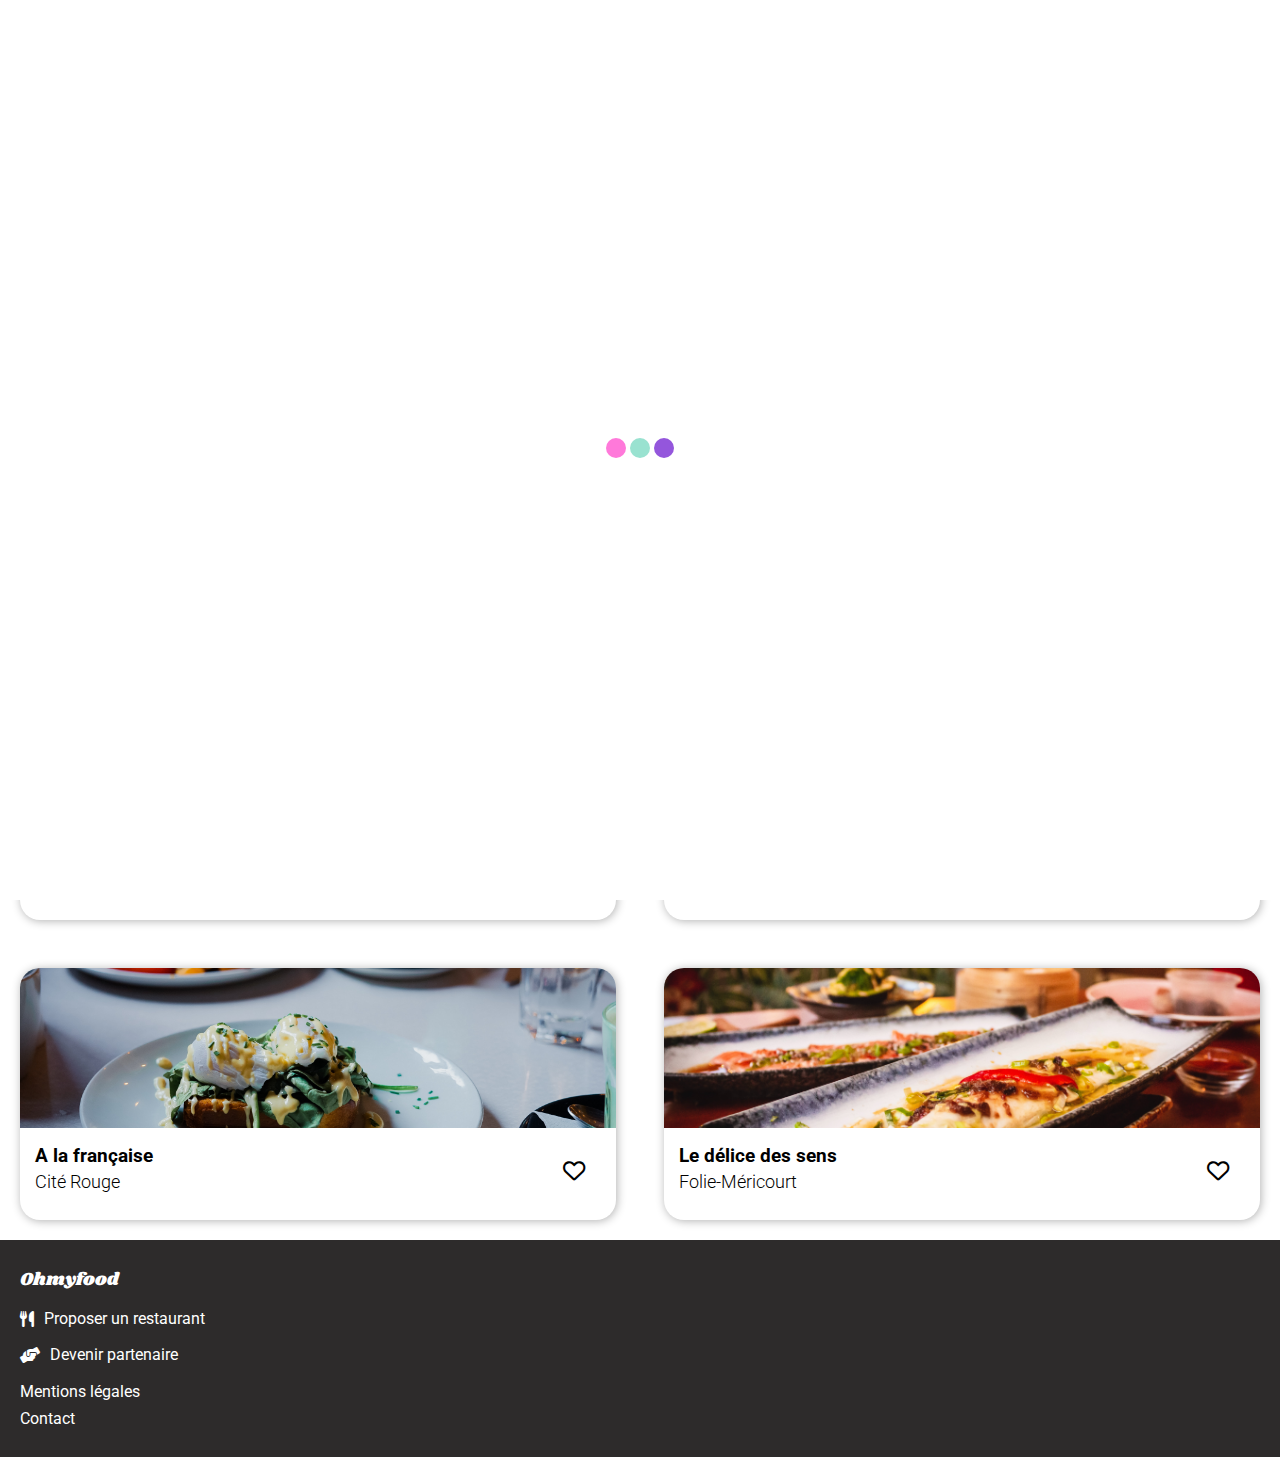
<file: index.html>
<!DOCTYPE html>
<html lang="fr">

<head>
  <meta charset="UTF-8" />
  <meta http-equiv="X-UA-Compatible" content="IE=edge" />
  <meta name="viewport" content="width=device-width, initial-scale=1.0" />
  <link rel="stylesheet" href="css/style.css" />
  <link rel="stylesheet" href="css/normalize.css" />
  <link rel="preconnect" href="https://fonts.googleapis.com" />
  <link rel="preconnect" href="https://fonts.gstatic.com" crossorigin />
  <link
    href="https://fonts.googleapis.com/css2?family=Open+Sans:wght@300&family=Roboto:wght@500&family=Shrikhand&display=swap"
    rel="stylesheet" />
  <link href="https://cdnjs.cloudflare.com/ajax/libs/font-awesome/6.0.0/css/all.min.css" rel="stylesheet" />
  <title>Ohmyfood</title>
</head>

<body>
  <div class="row">
    <div class="loader-object three-dots">
      <span class="color1"></span>
      <span class="color2"></span>
      <span class="color3"></span>
    </div>
  </div>
  <header>
    <h1>ohmyfood</h1>
  </header>
  <main class="marginmobile">
    <section class="firstsection">
      <i class="fas fa-map-marker-alt"></i>
      <h2>Paris, Belleville</h2>
    </section>
    <section class="secondsection">
      <h3>Réservez le menu qui vous convient</h3>
      <p>
        Découvrez des restaurants d'exception, séléctionnés par nos soins.
      </p>
      <button class="buttonsecondsection">Explorer nos restaurants</button>
    </section>
    <section class="thirdsection-operation">
      <h3>Fonctionnement</h3>
      <ol>
        <li>
          <span>1</span> <i class="fas fa-mobile-alt"></i>Choisissez un
          restaurant
        </li>
        <li>
          <span>2</span> <i class="fas fa-list-ul"></i>Composez votre menu
        </li>
        <li>
          <span>3</span> <i class="fas fa-store"></i>Dégustez au restaurant
        </li>
      </ol>
    </section>
    <section class="fourthsection-restaurant">
      <h3>Restaurants</h3>
      <div class="responsive-tablet-desktop">
        <div class="responsive-flex-child">
          <div class="card">
            <a href="card1.html" class="lien-menu">
              <img src="images/restaurants/jay-wennington-N_Y88TWmGwA-unsplash.jpg"
                alt="photo restaurant La palette du goût" class="photo-card" />
              <div class="text-icon-card">
                <span class="new-card">Nouveau</span>
                <div class="text-card">
                  <h4>La palette du goût</h4>
                  <h5>Ménilmontant</h5>
                </div>
                <div class="icon-card">
                  <div class="icon-empty">
                    <i class="fa-regular fa-heart"></i>
                  </div>
                  <div class="icon-solid">
                    <span class="icon-solid-none"><i class="fa-solid fa-heart"></i></span>
                  </div>
                </div>
              </div>
            </a>
          </div>
        </div>
        <div class="responsive-flex-child">
          <div class="card">
            <a href="card2.html" class="lien-menu">
              <img src="images/restaurants/stil-u2Lp8tXIcjw-unsplash.jpg" alt="photo restaurant La palette du goût"
                class="photo-card" />
              <div class="text-icon-card">
                <span class="new-card">Nouveau</span>
                <div class="text-card">
                  <h4>La note enchantée</h4>
                  <h5>Charonne</h5>
                </div>
                <div class="icon-card">
                  <div class="icon-empty">
                    <i class="fa-regular fa-heart"></i>
                  </div>
                  <div class="icon-solid">
                    <span class="icon-solid-none"><i class="fa-solid fa-heart"></i></span>
                  </div>
                </div>
              </div>
            </a>
          </div>
        </div>
        <div class="responsive-flex-child">
          <div class="card">
            <a href="card3.html" class="lien-menu">
              <img src="images/restaurants/toa-heftiba-DQKerTsQwi0-unsplash.jpg"
                alt="photo restaurant La palette du goût" class="photo-card" />
              <div class="text-icon-card">
                <div class="text-card">
                  <h4>A la française</h4>
                  <h5>Cité Rouge</h5>
                </div>
                <div class="icon-card">
                  <div class="icon-empty">
                    <i class="fa-regular fa-heart"></i>
                  </div>
                  <div class="icon-solid">
                    <span class="icon-solid-none"><i class="fa-solid fa-heart"></i></span>
                  </div>
                </div>
              </div>
            </a>
          </div>
        </div>
        <div class="responsive-flex-child">
          <div class="card">
            <a href="card4.html" class="lien-menu">
              <img src="images/restaurants/louis-hansel-shotsoflouis-qNBGVyOCY8Q-unsplash.jpg"
                alt="photo restaurant La palette du goût" class="photo-card" />
              <div class="text-icon-card">
                <div class="text-card">
                  <h4>Le délice des sens</h4>
                  <h5>Folie-Méricourt</h5>
                </div>
                <div class="icon-card">
                  <div class="icon-empty">
                    <i class="fa-regular fa-heart"></i>
                  </div>
                  <div class="icon-solid">
                    <span class="icon-solid-none"><i class="fa-solid fa-heart"></i></span>
                  </div>
                </div>
              </div>
            </a>
          </div>
        </div>
      </div>
    </section>
  </main>
  <footer class="footer">
    <h6>Ohmyfood</h6>
    <div class="utensils-helping height-footer">
      <i class="fas fa-utensils icon-footer"></i>
      <p class="footer-text">Proposer un restaurant</p>
    </div>
    <div class="utensils-helping height-footer">
      <i class="fas fa-hands-helping icon-footer"></i>
      <p class="footer-text">Devenir partenaire</p>
    </div>
    <p class="footer-text">Mentions légales</p>
    <p class="footer-text">
      <a class="footer-link" href="mailto:contact@ohmyfood.com">Contact</a>
    </p>
  </footer>
</body>

</html>
</file>
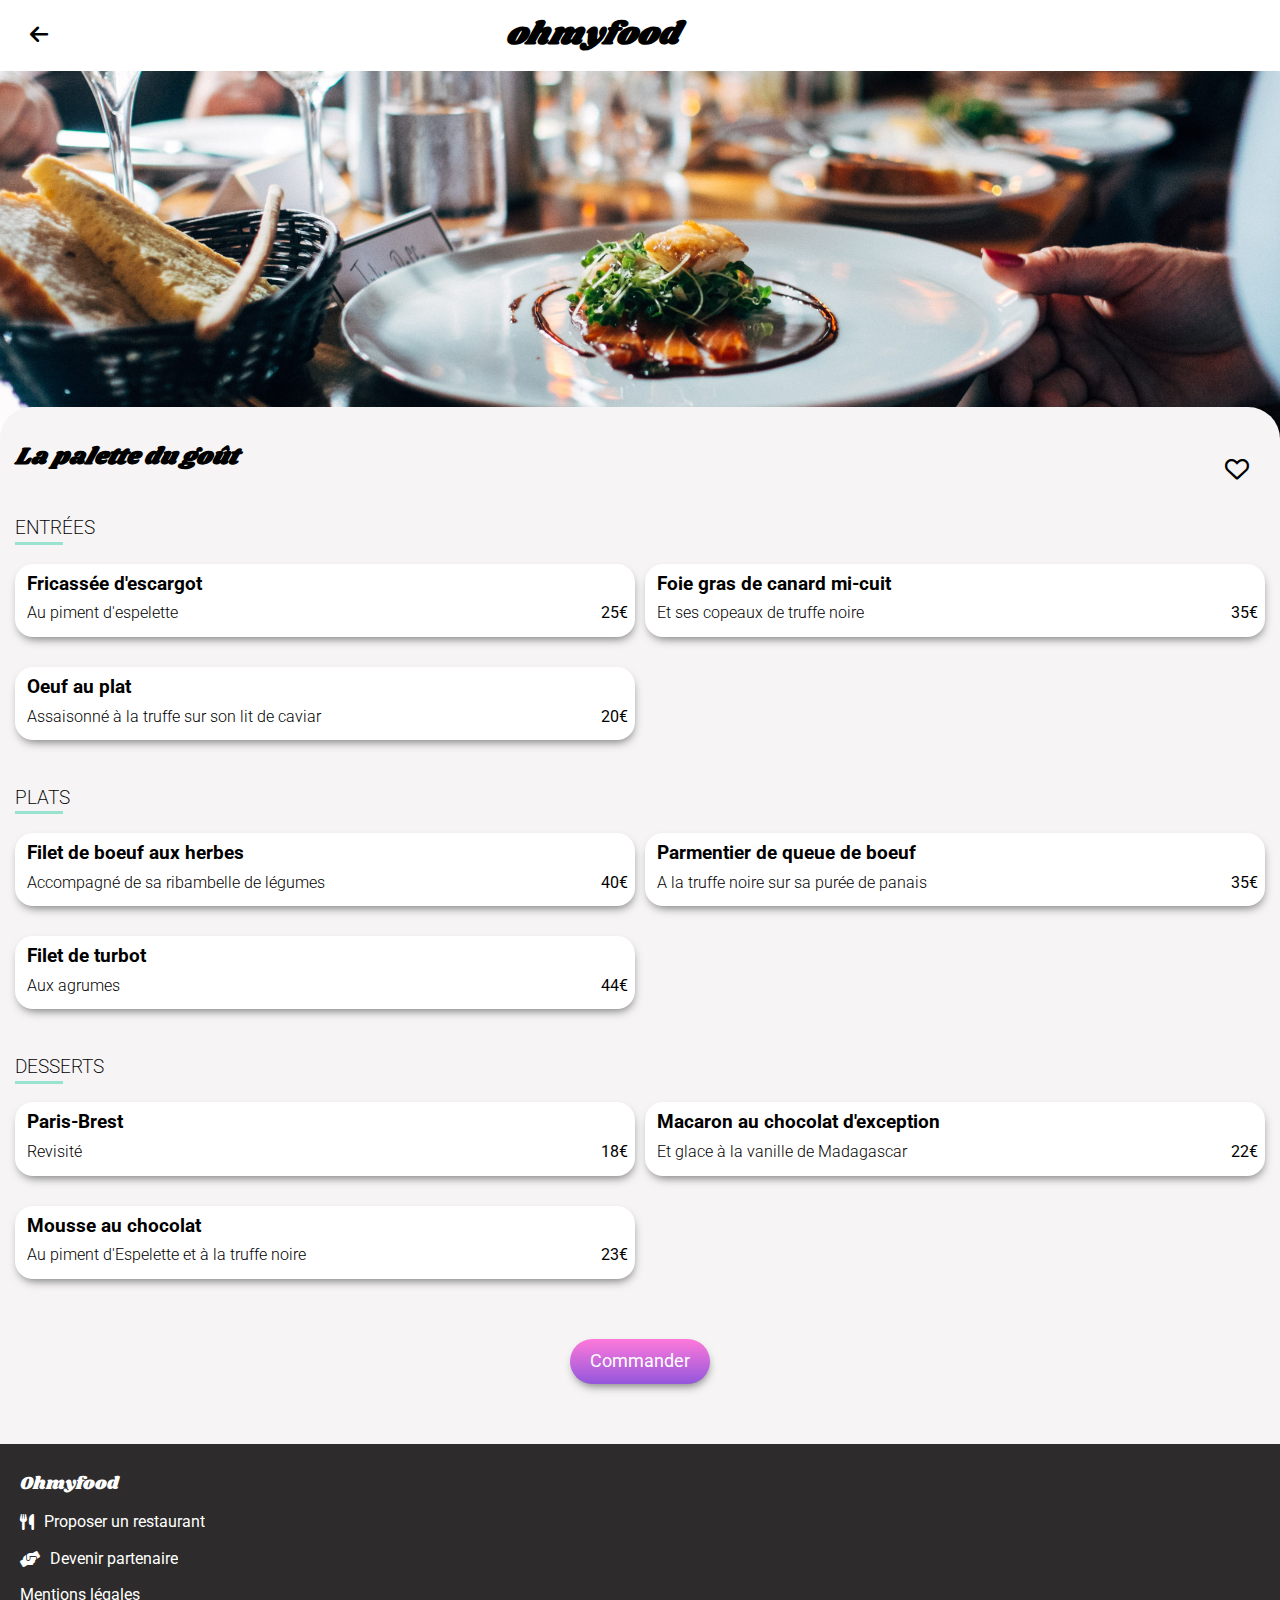
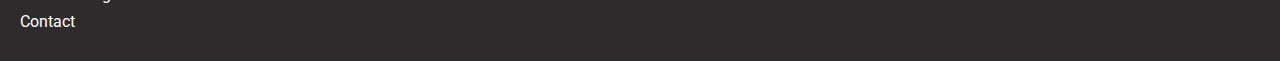
<file: card1.html>
<!DOCTYPE html>
<html lang="fr">

<head>
    <meta charset="UTF-8">
    <meta http-equiv="X-UA-Compatible" content="IE=edge">
    <meta name="viewport" content="width=device-width, initial-scale=1.0">
    <link rel="stylesheet" href="css/stylecard.css">
    <link rel="stylesheet" href="css/normalize.css">
    <link rel="preconnect" href="https://fonts.googleapis.com">
    <link rel="preconnect" href="https://fonts.gstatic.com" crossorigin>
    <link
        href="https://fonts.googleapis.com/css2?family=Open+Sans:wght@300&family=Roboto:wght@500&family=Shrikhand&display=swap"
        rel="stylesheet">
    <link href="https://cdnjs.cloudflare.com/ajax/libs/font-awesome/6.0.0/css/all.min.css" rel="stylesheet">
    <title>La palette du goût</title>
</head>

<body>
    <header>
        <nav class="nav">
            <a href="index.html">
                <i class="fas fa-arrow-left icon-nav"></i>
            </a>
            <h1>ohmyfood</h1>
        </nav>
    </header>
    <div class="full-screen-image">
        <img src="images/restaurants/jay-wennington-N_Y88TWmGwA-unsplash.jpg" alt="photo restaurant La palette du goût"
            class="photo-card">
    </div>
    <main>
        <div class="flexbox1-restau">
            <h2 class="flexbox-h2">La palette du goût</h2>
            <div class="icon-card">
                <div class="icon-empty">
                    <i class="fa-regular fa-heart"></i>
                </div>
                <div class="icon-solid">
                    <span class="icon-solid-none"><i class="fa-solid fa-heart"></i></span>
                </div>
            </div>

        </div>
        <div class="menu">
            <h3>ENTRéES</h3>
            <section class="sub-menu">
                <div class="boxshadow-menu menu1">
                    <div class="flexbox-title-menu">
                        <h4>Fricassée d'escargot</h4>
                        <p>Au piment d'espelette</p>
                    </div>
                    <div class="flexbox2-price">
                        <p><strong>25€</strong></p>
                    </div>
                    <div class="icon-check">
                        <i class="fas fa-check-circle class-circle"></i>
                    </div>
                </div>
                <div class="boxshadow-menu menu2">
                    <div class="flexbox-title-menu">
                        <h4>Foie gras de canard mi-cuit</h4>
                        <p>Et ses copeaux de truffe noire</p>
                    </div>
                    <div class="flexbox2-price">
                        <p><strong>35€</strong></p>
                    </div>
                    <div class="icon-check">
                        <i class="fas fa-check-circle"></i>
                    </div>
                </div>
                <div class="boxshadow-menu menu3">
                    <div class="flexbox-title-menu">
                        <h4>Oeuf au plat</h4>
                        <p>Assaisonné à la truffe sur son lit de caviar</p>
                    </div>
                    <div class="flexbox2-price">
                        <p><strong>20€</strong></p>
                    </div>
                    <div class="icon-check">
                        <i class="fas fa-check-circle"></i>
                    </div>
                </div>
            </section>
        </div>
        <div class="menu">
            <h3>PLATS</h3>
            <section class="sub-menu">
                <div class="boxshadow-menu menu1">
                    <div class="flexbox-title-menu">
                        <h4>Filet de boeuf aux herbes</h4>
                        <p>Accompagné de sa ribambelle de légumes</p>
                    </div>
                    <div class="flexbox2-price">
                        <p><strong>40€</strong></p>
                    </div>
                    <div class="icon-check">
                        <i class="fas fa-check-circle"></i>
                    </div>
                </div>
                <div class="boxshadow-menu menu2">
                    <div class="flexbox-title-menu">
                        <h4>Parmentier de queue de boeuf</h4>
                        <p>A la truffe noire sur sa purée de panais</p>
                    </div>
                    <div class="flexbox2-price">
                        <p><strong>35€</strong></p>
                    </div>
                    <div class="icon-check">
                        <i class="fas fa-check-circle"></i>
                    </div>
                </div>
                <div class="boxshadow-menu menu3">
                    <div class="flexbox-title-menu">
                        <h4>Filet de turbot</h4>
                        <p>Aux agrumes</p>
                    </div>
                    <div class="flexbox2-price">
                        <p><strong>44€</strong></p>
                    </div>
                    <div class="icon-check">
                        <i class="fas fa-check-circle"></i>
                    </div>
                </div>
            </section>
        </div>
        <div class="menu">
            <h3>DESSERTS</h3>
            <section class="sub-menu">
                <div class="boxshadow-menu menu1">
                    <div class="flexbox-title-menu">
                        <h4>Paris-Brest</h4>
                        <p>Revisité</p>
                    </div>
                    <div class="flexbox2-price">
                        <p><strong>18€</strong></p>
                    </div>
                    <div class="icon-check">
                        <i class="fas fa-check-circle"></i>
                    </div>
                </div>
                <div class="boxshadow-menu menu2">
                    <div class="flexbox-title-menu">
                        <h4>Macaron au chocolat d'exception</h4>
                        <p>Et glace à la vanille de Madagascar</p>
                    </div>
                    <div class="flexbox2-price">
                        <p><strong>22€</strong></p>
                    </div>
                    <div class="icon-check">
                        <i class="fas fa-check-circle"></i>
                    </div>
                </div>
                <div class="boxshadow-menu menu3">
                    <div class="flexbox-title-menu">
                        <h4>Mousse au chocolat</h4>
                        <p>Au piment d'Espelette et à la truffe noire</p>
                    </div>
                    <div class="flexbox2-price">
                        <p><strong>23€</strong></p>
                    </div>
                    <div class="icon-check">
                        <i class="fas fa-check-circle"></i>
                    </div>
                </div>
            </section>
        </div>
        <div class="button">
            <button class="buttonsecondsection">Commander</button>
        </div>
    </main>
    <footer class="footer">
        <h6>Ohmyfood</h6>
        <div class="utensils-helping height-footer">
            <i class="fas fa-utensils icon-footer"></i>
            <p class="footer-text">Proposer un restaurant</p>
        </div>
        <div class="utensils-helping height-footer">
            <i class="fas fa-hands-helping icon-footer"></i>
            <p class="footer-text">Devenir partenaire</p>
        </div>
        <p class="footer-text">Mentions légales</p>
        <p class="footer-text">
            <a class="footer-link" href="mailto:contact@ohmyfood.com">Contact</a>
        </p>
    </footer>
</body>

</html>
</file>
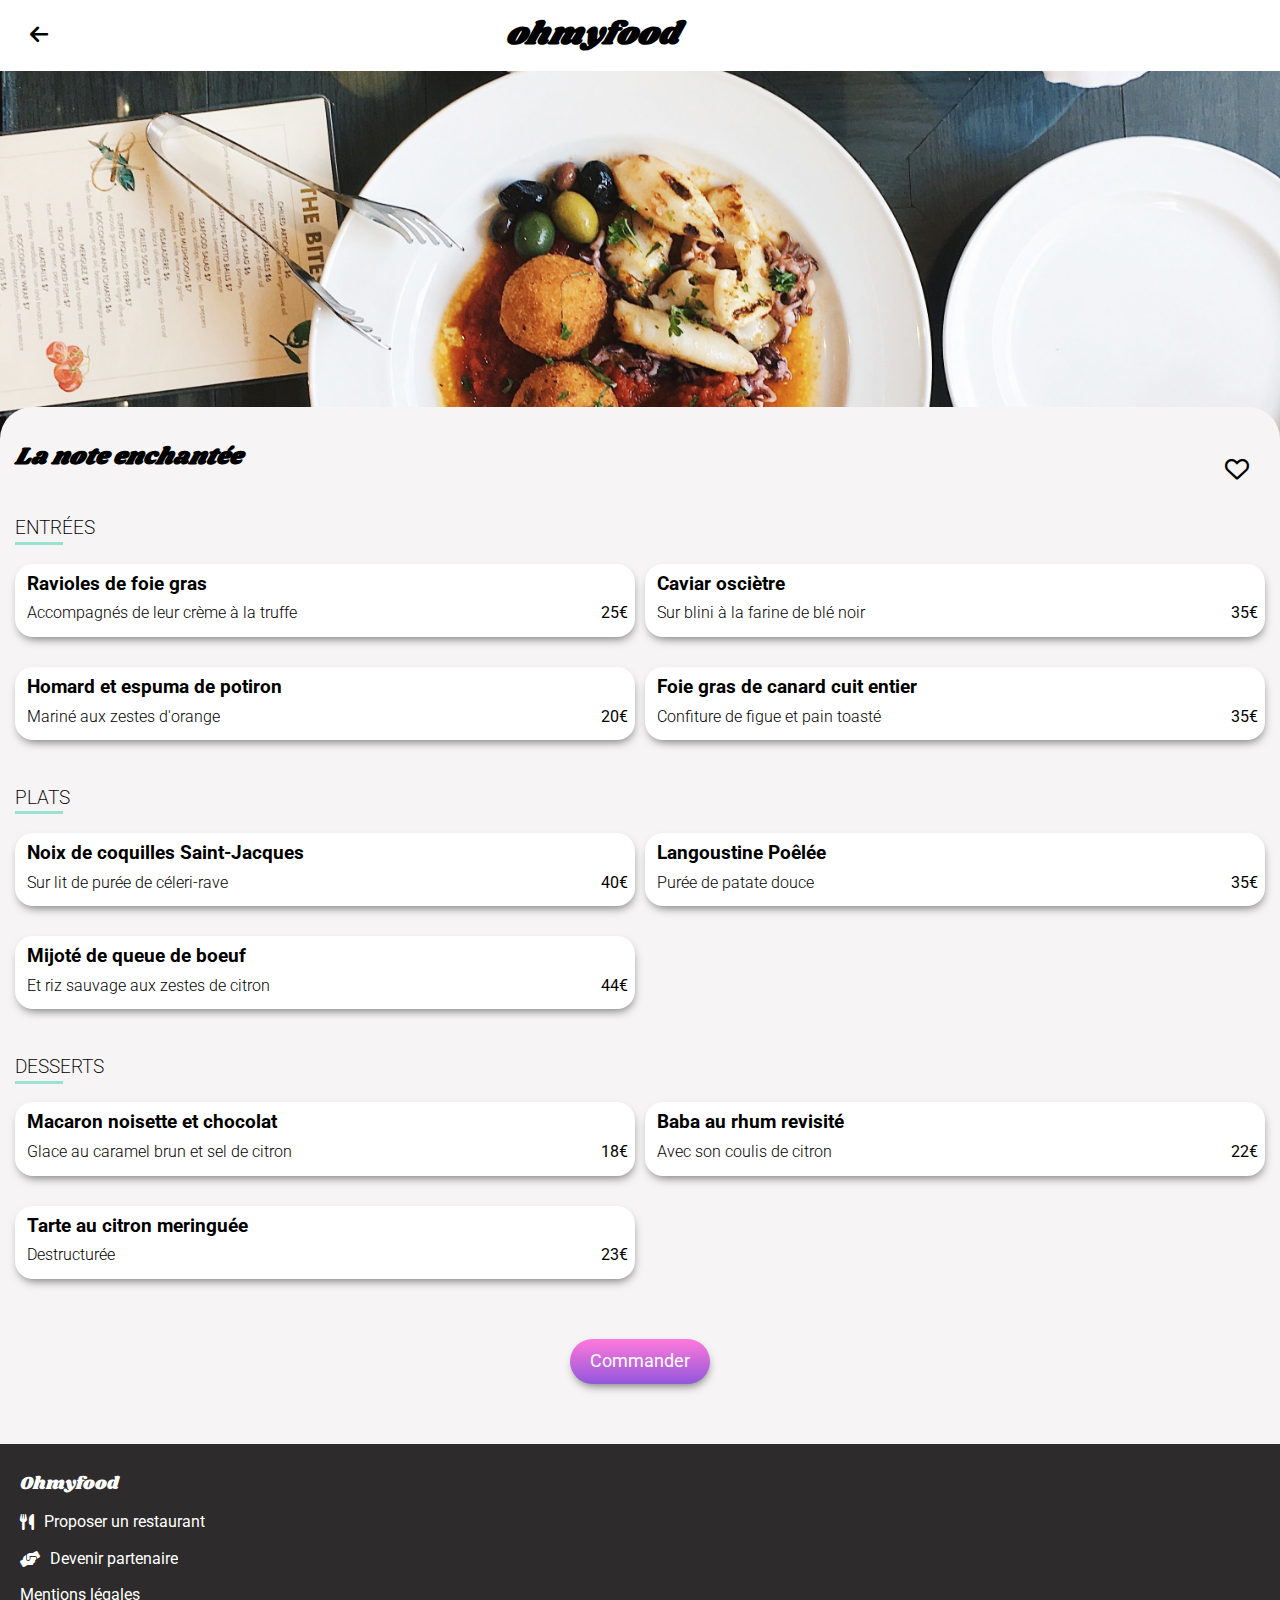
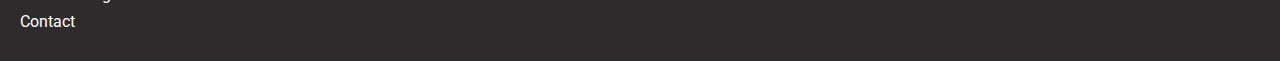
<file: card2.html>
<!DOCTYPE html>
<html lang="fr">

<head>
    <meta charset="UTF-8">
    <meta http-equiv="X-UA-Compatible" content="IE=edge">
    <meta name="viewport" content="width=device-width, initial-scale=1.0">
    <link rel="stylesheet" href="css/stylecard.css">
    <link rel="stylesheet" href="css/normalize.css">
    <link rel="preconnect" href="https://fonts.googleapis.com">
    <link rel="preconnect" href="https://fonts.gstatic.com" crossorigin>
    <link
        href="https://fonts.googleapis.com/css2?family=Open+Sans:wght@300&family=Roboto:wght@500&family=Shrikhand&display=swap"
        rel="stylesheet">
    <link href="https://cdnjs.cloudflare.com/ajax/libs/font-awesome/6.0.0/css/all.min.css" rel="stylesheet">
    <title>La note enchantée</title>
</head>

<body>
    <header>
        <nav class="nav">
            <a href="index.html">
                <i class="fas fa-arrow-left icon-nav"></i>
            </a>
            <h1>ohmyfood</h1>
        </nav>
    </header>
    <div class="full-screen-image">
        <img src="images/restaurants/stil-u2Lp8tXIcjw-unsplash.jpg
        " alt="photo restaurant La palette du goût" class="photo-card">
    </div>
    <main>
        <div class="flexbox1-restau">
            <h2 class="flexbox-h2">La note enchantée</h2>
            <div class="icon-card">
                <div class="icon-empty">
                    <i class="fa-regular fa-heart"></i>
                </div>
                <div class="icon-solid">
                    <span class="icon-solid-none"><i class="fa-solid fa-heart"></i></span>
                </div>
            </div>
        </div>
        <div class="menu">
            <h3>ENTRéES</h3>
            <section class="sub-menu">
                <div class="boxshadow-menu menu1">
                    <div class="flexbox-title-menu">
                        <h4>Ravioles de foie gras</h4>
                        <p>Accompagnés de leur crème à la truffe</p>
                    </div>
                    <div class="flexbox2-price">
                        <p><strong>25€</strong></p>
                    </div>
                    <div class="icon-check">
                        <i class="fas fa-check-circle class-circle"></i>
                    </div>
                </div>
                <div class="boxshadow-menu menu2">
                    <div class="flexbox-title-menu">
                        <h4>Caviar osciètre</h4>
                        <p>Sur blini à la farine de blé noir</p>
                    </div>
                    <div class="flexbox2-price">
                        <p><strong>35€</strong></p>
                    </div>
                    <div class="icon-check">
                        <i class="fas fa-check-circle"></i>
                    </div>
                </div>
                <div class="boxshadow-menu menu3">
                    <div class="flexbox-title-menu">
                        <h4>Homard et espuma de potiron </h4>
                        <p>Mariné aux zestes d'orange</p>
                    </div>
                    <div class="flexbox2-price">
                        <p><strong>20€</strong></p>
                    </div>
                    <div class="icon-check">
                        <i class="fas fa-check-circle"></i>
                    </div>
                </div>
                <div class="boxshadow-menu menu4">
                    <div class="flexbox-title-menu">
                        <h4>Foie gras de canard cuit entier</h4>
                        <p>Confiture de figue et pain toasté</p>
                    </div>
                    <div class="flexbox2-price">
                        <p><strong>35€</strong></p>
                    </div>
                    <div class="icon-check">
                        <i class="fas fa-check-circle"></i>
                    </div>
                </div>
            </section>
        </div>
        <div class="menu">
            <h3>PLATS</h3>
            <section class="sub-menu">
                <div class="boxshadow-menu menu1">
                    <div class="flexbox-title-menu">
                        <h4>Noix de coquilles Saint-Jacques</h4>
                        <p>Sur lit de purée de céleri-rave</p>
                    </div>
                    <div class="flexbox2-price">
                        <p><strong>40€</strong></p>
                    </div>
                    <div class="icon-check">
                        <i class="fas fa-check-circle"></i>
                    </div>
                </div>
                <div class="boxshadow-menu menu2">
                    <div class="flexbox-title-menu">
                        <h4>Langoustine Poêlée</h4>
                        <p>Purée de patate douce</p>
                    </div>
                    <div class="flexbox2-price">
                        <p><strong>35€</strong></p>
                    </div>
                    <div class="icon-check">
                        <i class="fas fa-check-circle"></i>
                    </div>
                </div>
                <div class="boxshadow-menu menu3">
                    <div class="flexbox-title-menu">
                        <h4>Mijoté de queue de boeuf</h4>
                        <p>Et riz sauvage aux zestes de citron</p>
                    </div>
                    <div class="flexbox2-price">
                        <p><strong>44€</strong></p>
                    </div>
                    <div class="icon-check">
                        <i class="fas fa-check-circle"></i>
                    </div>
                </div>
            </section>
        </div>
        <div class="menu">
            <h3>DESSERTS</h3>
            <section class="sub-menu">
                <div class="boxshadow-menu menu1">
                    <div class="flexbox-title-menu">
                        <h4>Macaron noisette et chocolat</h4>
                        <p>Glace au caramel brun et sel de citron</p>
                    </div>
                    <div class="flexbox2-price">
                        <p><strong>18€</strong></p>
                    </div>
                    <div class="icon-check">
                        <i class="fas fa-check-circle"></i>
                    </div>
                </div>
                <div class="boxshadow-menu menu2">
                    <div class="flexbox-title-menu">
                        <h4>Baba au rhum revisité</h4>
                        <p>Avec son coulis de citron</p>
                    </div>
                    <div class="flexbox2-price">
                        <p><strong>22€</strong></p>
                    </div>
                    <div class="icon-check">
                        <i class="fas fa-check-circle"></i>
                    </div>
                </div>
                <div class="boxshadow-menu menu3">
                    <div class="flexbox-title-menu">
                        <h4>Tarte au citron meringuée</h4>
                        <p>Destructurée</p>
                    </div>
                    <div class="flexbox2-price">
                        <p><strong>23€</strong></p>
                    </div>
                    <div class="icon-check">
                        <i class="fas fa-check-circle"></i>
                    </div>
                </div>
            </section>
        </div>
        <div class="button">
            <button class="buttonsecondsection">Commander</button>
        </div>
    </main>
    <footer class="footer">
        <h6>Ohmyfood</h6>
        <div class="utensils-helping height-footer">
            <i class="fas fa-utensils icon-footer"></i>
            <p class="footer-text">Proposer un restaurant</p>
        </div>
        <div class="utensils-helping height-footer">
            <i class="fas fa-hands-helping icon-footer"></i>
            <p class="footer-text">Devenir partenaire</p>
        </div>
        <p class="footer-text">Mentions légales</p>
        <p class="footer-text">
            <a class="footer-link" href="mailto:contact@ohmyfood.com">Contact</a>
        </p>
    </footer>
</body>

</html>
</file>
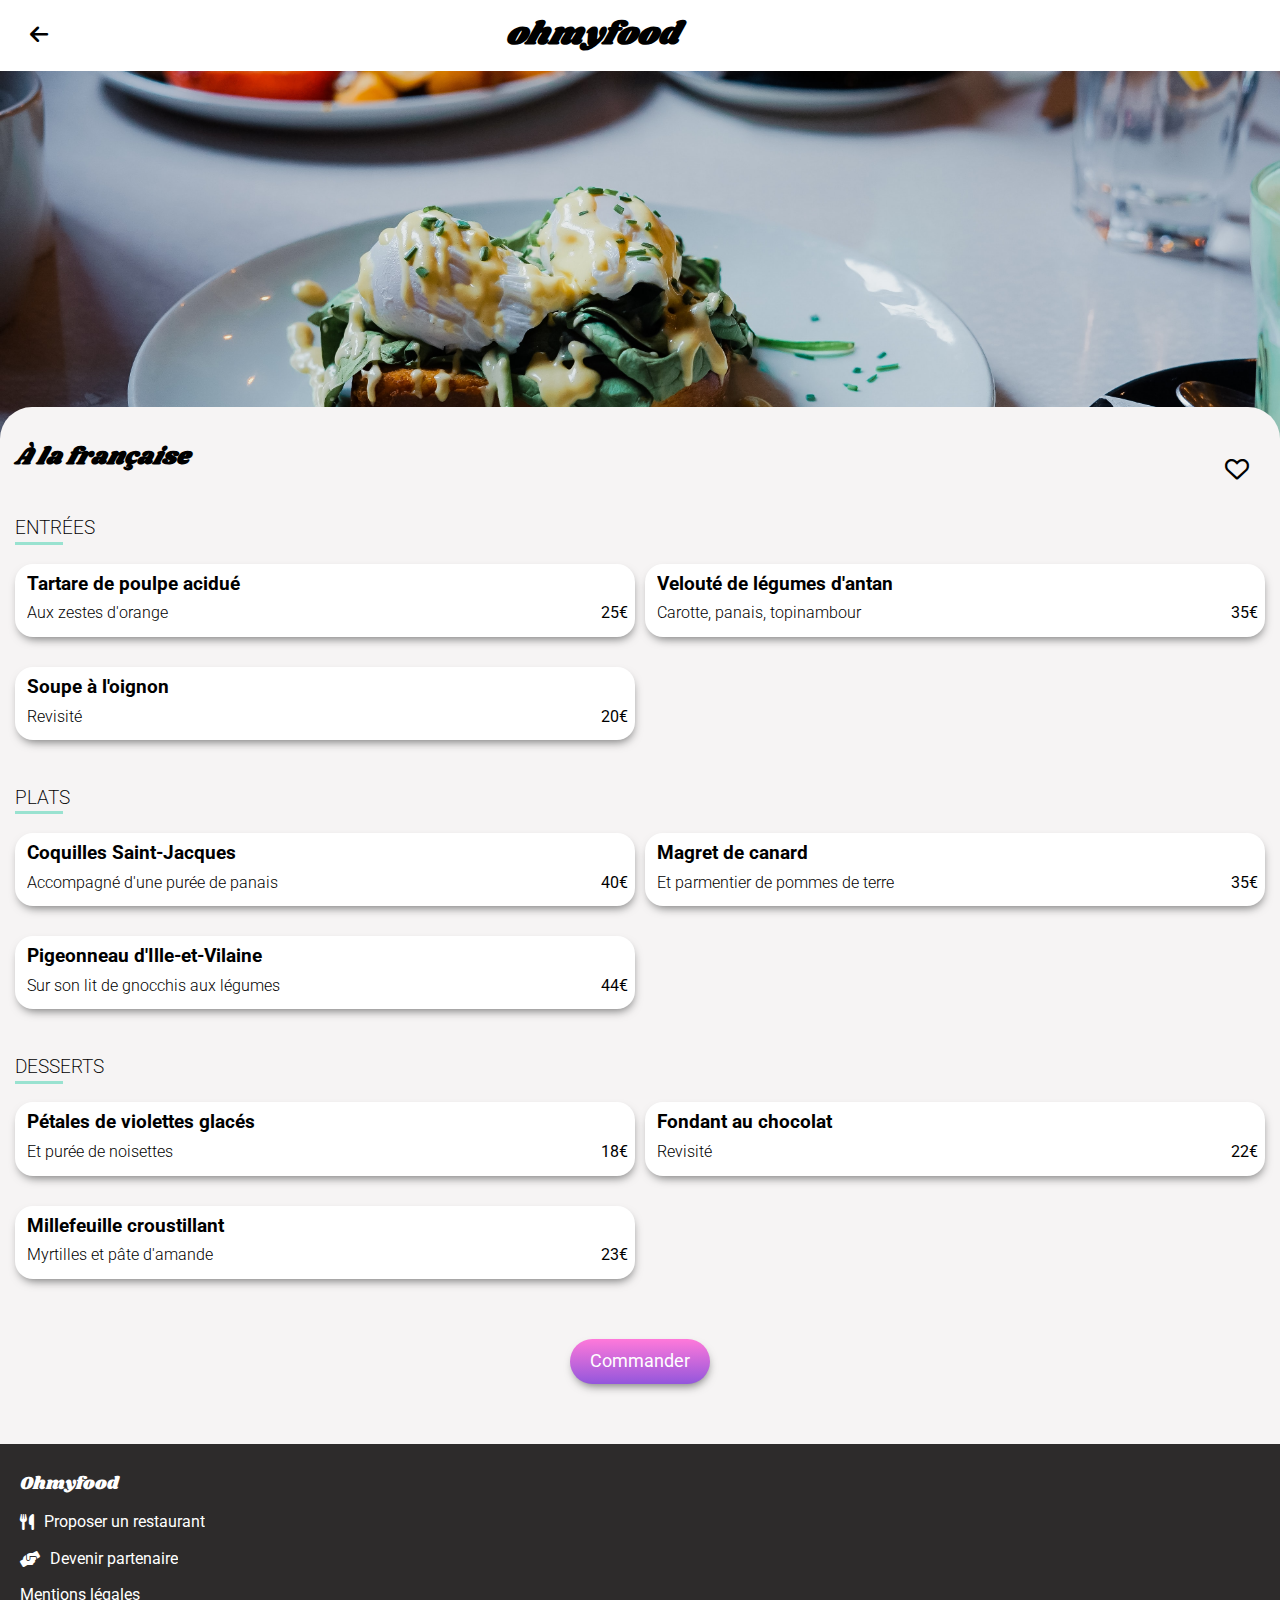
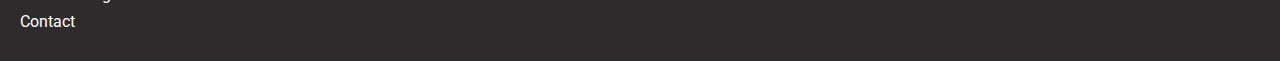
<file: card3.html>
<!DOCTYPE html>
<html lang="fr">

<head>
    <meta charset="UTF-8">
    <meta http-equiv="X-UA-Compatible" content="IE=edge">
    <meta name="viewport" content="width=device-width, initial-scale=1.0">
    <link rel="stylesheet" href="css/stylecard.css">
    <link rel="stylesheet" href="css/normalize.css">
    <link rel="preconnect" href="https://fonts.googleapis.com">
    <link rel="preconnect" href="https://fonts.gstatic.com" crossorigin>
    <link
        href="https://fonts.googleapis.com/css2?family=Open+Sans:wght@300&family=Roboto:wght@500&family=Shrikhand&display=swap"
        rel="stylesheet">
    <link href="https://cdnjs.cloudflare.com/ajax/libs/font-awesome/6.0.0/css/all.min.css" rel="stylesheet">
    <title>À la française</title>
</head>

<body>
    <header>
        <nav class="nav">
            <a href="index.html">
                <i class="fas fa-arrow-left icon-nav"></i>
            </a>
            <h1>ohmyfood</h1>
        </nav>
    </header>
    <div class="full-screen-image">
        <img src="images/restaurants/toa-heftiba-DQKerTsQwi0-unsplash.jpg" alt="photo restaurant La palette du goût"
            class="photo-card">
    </div>
    <main>
        <div class="flexbox1-restau">
            <h2 class="flexbox-h2">À la française</h2>
            <div class="icon-card">
                <div class="icon-empty">
                    <i class="fa-regular fa-heart"></i>
                </div>
                <div class="icon-solid">
                    <span class="icon-solid-none"><i class="fa-solid fa-heart"></i></span>
                </div>
            </div>
        </div>
        <div class="menu">
            <h3>ENTRéES</h3>
            <section class="sub-menu">
                <div class="boxshadow-menu menu1">
                    <div class="flexbox-title-menu">
                        <h4>Tartare de poulpe acidué</h4>
                        <p>Aux zestes d'orange</p>
                    </div>
                    <div class="flexbox2-price">
                        <p><strong>25€</strong></p>
                    </div>
                    <div class="icon-check">
                        <i class="fas fa-check-circle class-circle"></i>
                    </div>
                </div>
                <div class="boxshadow-menu menu2">
                    <div class="flexbox-title-menu">
                        <h4>Velouté de légumes d'antan</h4>
                        <p>Carotte, panais, topinambour</p>
                    </div>
                    <div class="flexbox2-price">
                        <p><strong>35€</strong></p>
                    </div>
                    <div class="icon-check">
                        <i class="fas fa-check-circle"></i>
                    </div>
                </div>
                <div class="boxshadow-menu menu3">
                    <div class="flexbox-title-menu">
                        <h4>Soupe à l'oignon</h4>
                        <p>Revisité</p>
                    </div>
                    <div class="flexbox2-price">
                        <p><strong>20€</strong></p>
                    </div>
                    <div class="icon-check">
                        <i class="fas fa-check-circle"></i>
                    </div>
                </div>
            </section>
        </div>
        <div class="menu">
            <h3>PLATS</h3>
            <section class="sub-menu">
                <div class="boxshadow-menu menu1">
                    <div class="flexbox-title-menu">
                        <h4>Coquilles Saint-Jacques</h4>
                        <p>Accompagné d'une purée de panais</p>
                    </div>
                    <div class="flexbox2-price">
                        <p><strong>40€</strong></p>
                    </div>
                    <div class="icon-check">
                        <i class="fas fa-check-circle"></i>
                    </div>
                </div>
                <div class="boxshadow-menu menu2">
                    <div class="flexbox-title-menu">
                        <h4>Magret de canard</h4>
                        <p>Et parmentier de pommes de terre</p>
                    </div>
                    <div class="flexbox2-price">
                        <p><strong>35€</strong></p>
                    </div>
                    <div class="icon-check">
                        <i class="fas fa-check-circle"></i>
                    </div>
                </div>
                <div class="boxshadow-menu menu3">
                    <div class="flexbox-title-menu">
                        <h4>Pigeonneau d'Ille-et-Vilaine</h4>
                        <p>Sur son lit de gnocchis aux légumes</p>
                    </div>
                    <div class="flexbox2-price">
                        <p><strong>44€</strong></p>
                    </div>
                    <div class="icon-check">
                        <i class="fas fa-check-circle"></i>
                    </div>
                </div>
            </section>
        </div>
        <div class="menu">
            <h3>DESSERTS</h3>
            <section class="sub-menu">

                <div class="boxshadow-menu menu1">
                    <div class="flexbox-title-menu">
                        <h4>Pétales de violettes glacés</h4>
                        <p>Et purée de noisettes</p>
                    </div>
                    <div class="flexbox2-price">
                        <p><strong>18€</strong></p>
                    </div>
                    <div class="icon-check">
                        <i class="fas fa-check-circle"></i>
                    </div>
                </div>
                <div class="boxshadow-menu menu2">
                    <div class="flexbox-title-menu">
                        <h4>Fondant au chocolat</h4>
                        <p>Revisité</p>
                    </div>
                    <div class="flexbox2-price">
                        <p><strong>22€</strong></p>
                    </div>
                    <div class="icon-check">
                        <i class="fas fa-check-circle"></i>
                    </div>
                </div>
                <div class="boxshadow-menu menu3">
                    <div class="flexbox-title-menu">
                        <h4>Millefeuille croustillant</h4>
                        <p>Myrtilles et pâte d'amande</p>
                    </div>
                    <div class="flexbox2-price">
                        <p><strong>23€</strong></p>
                    </div>
                    <div class="icon-check">
                        <i class="fas fa-check-circle"></i>
                    </div>
                </div>
            </section>
        </div>
        <div class="button">
            <button class="buttonsecondsection">Commander</button>
        </div>
    </main>
    <footer class="footer">
        <h6>Ohmyfood</h6>
        <div class="utensils-helping height-footer">
            <i class="fas fa-utensils icon-footer"></i>
            <p class="footer-text">Proposer un restaurant</p>
        </div>
        <div class="utensils-helping height-footer">
            <i class="fas fa-hands-helping icon-footer"></i>
            <p class="footer-text">Devenir partenaire</p>
        </div>
        <p class="footer-text">Mentions légales</p>
        <p class="footer-text">
            <a class="footer-link" href="mailto:contact@ohmyfood.com">Contact</a>
        </p>
    </footer>
</body>

</html>
</file>
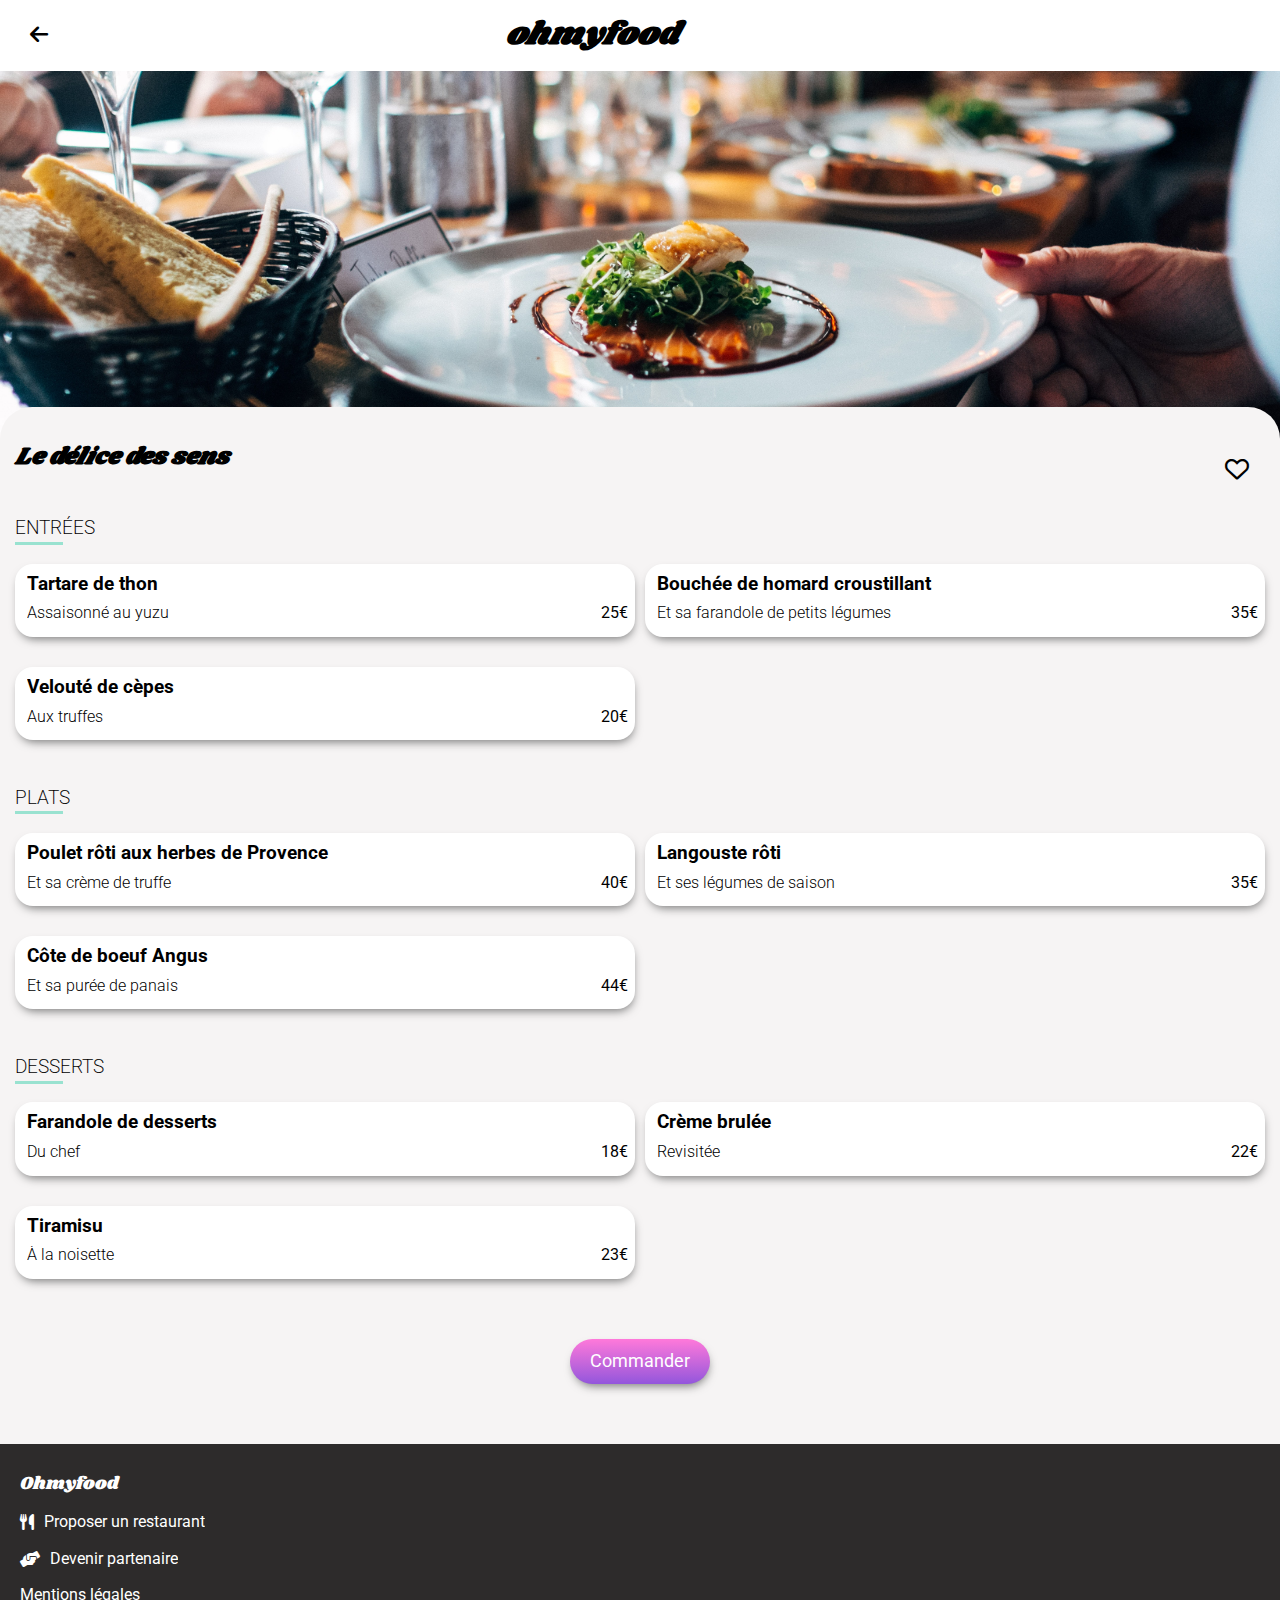
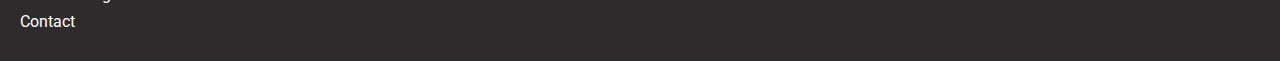
<file: card4.html>
<!DOCTYPE html>
<html lang="fr">

<head>
    <meta charset="UTF-8">
    <meta http-equiv="X-UA-Compatible" content="IE=edge">
    <meta name="viewport" content="width=device-width, initial-scale=1.0">
    <link rel="stylesheet" href="css/stylecard.css">
    <link rel="stylesheet" href="css/normalize.css">
    <link rel="preconnect" href="https://fonts.googleapis.com">
    <link rel="preconnect" href="https://fonts.gstatic.com" crossorigin>
    <link
        href="https://fonts.googleapis.com/css2?family=Open+Sans:wght@300&family=Roboto:wght@500&family=Shrikhand&display=swap"
        rel="stylesheet">
    <link href="https://cdnjs.cloudflare.com/ajax/libs/font-awesome/6.0.0/css/all.min.css" rel="stylesheet">
    <title>Le délice des sens</title>
</head>

<body>
    <header>
        <nav class="nav">
            <a href="index.html">
                <i class="fas fa-arrow-left icon-nav"></i>
            </a>
            <h1>ohmyfood</h1>
        </nav>
    </header>
    <div class="full-screen-image">
        <img src="images/restaurants/jay-wennington-N_Y88TWmGwA-unsplash.jpg" alt="photo restaurant La palette du goût"
            class="photo-card">
    </div>
    <main>
        <div class="flexbox1-restau">
            <h2 class="flexbox-h2">Le délice des sens</h2>
            <div class="icon-card">
                <div class="icon-empty">
                    <i class="fa-regular fa-heart"></i>
                </div>
                <div class="icon-solid">
                    <span class="icon-solid-none"><i class="fa-solid fa-heart"></i></span>
                </div>
            </div>
        </div>
        <div class="menu">
            <h3>ENTRéES</h3>
            <section class="sub-menu">
                <div class="boxshadow-menu menu1">
                    <div class="flexbox-title-menu">
                        <h4>Tartare de thon</h4>
                        <p>Assaisonné au yuzu</p>
                    </div>
                    <div class="flexbox2-price">
                        <p><strong>25€</strong></p>
                    </div>
                    <div class="icon-check">
                        <i class="fas fa-check-circle class-circle"></i>
                    </div>
                </div>
                <div class="boxshadow-menu menu2">
                    <div class="flexbox-title-menu">
                        <h4>Bouchée de homard croustillant</h4>
                        <p>Et sa farandole de petits légumes</p>
                    </div>
                    <div class="flexbox2-price">
                        <p><strong>35€</strong></p>
                    </div>
                    <div class="icon-check">
                        <i class="fas fa-check-circle"></i>
                    </div>
                </div>
                <div class="boxshadow-menu menu3">
                    <div class="flexbox-title-menu">
                        <h4>Velouté de cèpes</h4>
                        <p>Aux truffes</p>
                    </div>
                    <div class="flexbox2-price">
                        <p><strong>20€</strong></p>
                    </div>
                    <div class="icon-check">
                        <i class="fas fa-check-circle"></i>
                    </div>
                </div>
            </section>
        </div>
        <div class="menu">
            <h3>PLATS</h3>
            <section class="sub-menu">
                <div class="boxshadow-menu menu1">
                    <div class="flexbox-title-menu">
                        <h4>Poulet rôti aux herbes de Provence</h4>
                        <p>Et sa crème de truffe</p>
                    </div>
                    <div class="flexbox2-price">
                        <p><strong>40€</strong></p>
                    </div>
                    <div class="icon-check">
                        <i class="fas fa-check-circle"></i>
                    </div>
                </div>
                <div class="boxshadow-menu menu2">
                    <div class="flexbox-title-menu">
                        <h4>Langouste rôti</h4>
                        <p>Et ses légumes de saison</p>
                    </div>
                    <div class="flexbox2-price">
                        <p><strong>35€</strong></p>
                    </div>
                    <div class="icon-check">
                        <i class="fas fa-check-circle"></i>
                    </div>
                </div>
                <div class="boxshadow-menu menu3">
                    <div class="flexbox-title-menu">
                        <h4>Côte de boeuf Angus</h4>
                        <p>Et sa purée de panais</p>
                    </div>
                    <div class="flexbox2-price">
                        <p><strong>44€</strong></p>
                    </div>
                    <div class="icon-check">
                        <i class="fas fa-check-circle"></i>
                    </div>
                </div>
            </section>
        </div>
        <div class="menu">
            <h3>DESSERTS</h3>
            <section class="sub-menu">
                <div class="boxshadow-menu menu1">
                    <div class="flexbox-title-menu">
                        <h4>Farandole de desserts</h4>
                        <p>Du chef</p>
                    </div>
                    <div class="flexbox2-price">
                        <p><strong>18€</strong></p>
                    </div>
                    <div class="icon-check">
                        <i class="fas fa-check-circle"></i>
                    </div>
                </div>
                <div class="boxshadow-menu menu2">
                    <div class="flexbox-title-menu">
                        <h4>Crème brulée</h4>
                        <p>Revisitée</p>
                    </div>
                    <div class="flexbox2-price">
                        <p><strong>22€</strong></p>
                    </div>
                    <div class="icon-check">
                        <i class="fas fa-check-circle"></i>
                    </div>
                </div>
                <div class="boxshadow-menu menu3">
                    <div class="flexbox-title-menu">
                        <h4>Tiramisu</h4>
                        <p>À la noisette</p>
                    </div>
                    <div class="flexbox2-price">
                        <p><strong>23€</strong></p>
                    </div>
                    <div class="icon-check">
                        <i class="fas fa-check-circle"></i>
                    </div>
                </div>
            </section>
        </div>
        <div class="button">
            <button class="buttonsecondsection">Commander</button>
        </div>
    </main>
    <footer class="footer">
        <h6>Ohmyfood</h6>
        <div class="utensils-helping height-footer">
            <i class="fas fa-utensils icon-footer"></i>
            <p class="footer-text">Proposer un restaurant</p>
        </div>
        <div class="utensils-helping height-footer">
            <i class="fas fa-hands-helping icon-footer"></i>
            <p class="footer-text">Devenir partenaire</p>
        </div>
        <p class="footer-text">Mentions légales</p>
        <p class="footer-text">
            <a class="footer-link" href="mailto:contact@ohmyfood.com">Contact</a>
        </p>
    </footer>
</body>

</html>
</file>
<file: css/style.css>
* {
  box-sizing: border-box;
}
body {
  font-family: roboto, sans-serif;
  position: relative;
}
h4 {
  font-family: roboto, sans-serif;
  font-weight: bold;
  font-size: 19px;
  margin-bottom: 0;
}
h5 {
  margin-top: 5px;
  font-family: roboto, sans-serif;
  font-weight: 300;
  font-size: 18px;
  margin-bottom: 2px;
}
p {
  font-family: roboto, sans-serif;
  font-weight: 200;
  font-size: 18px;
}
.lien-menu {
  text-decoration: none;
  color: black;
}
/* Partie loader */
.color1 {
  background-color: #ff79da;
}
.color3 {
  background-color: #9456dc;
}
.color2 {
  background-color: #99e2d0;
}
.row {
  position: fixed;
  background-color: white;
  width: 100%;
  height: 100%;
  display: flex;
  justify-content: center;
  padding: 0;
  z-index: 1;
  animation: disappearing-loader 500ms;
  animation-delay: 2000ms;
  animation-fill-mode: forwards;
}
@keyframes disappearing-loader {
  0% {
    visibility: visible;
  }
  100% {
    visibility: hidden;
  }
}
.loader-object .color1,
.color2,
.color3 {
  width: 20px;
  height: 20px;
  display: inline-block;
}
.three-dots {
  margin: auto;
}
/* Three dots */
.color1,
.color2,
.color3 {
  border-radius: 50%;
  animation: loader-dots 0.8s linear infinite alternate;
}
@keyframes loader-dots {
  from {
    transform: scale(0, 0);
  }
  to {
    transform: scale(1, 1);
  }
}
.color1 {
  animation-delay: 0.8s;
}
.color2 {
  animation-delay: 0.5s;
}
.color3 {
  animation-delay: 0.25s;
}
/* Partie Header */
h1 {
  font-family: shrikhand;
  text-align: center;
  font-style: italic;
  font-size: 25px;
  padding-bottom: 17px;
  padding-top: 17px;
  margin-bottom: 0;
  margin-top: 0;
}
header {
  box-shadow: 0px 3px 2px 1px rgb(209, 209, 209);
  position: relative;
}
/* Partie main - 1ere section- icone map Paris, Belleville */
.firstsection {
  background-color: #e9e9e9;
  text-align: center;
  padding: 0.2rem;
  display: flex;
  flex-direction: row;
  justify-content: center;
  align-items: center;
  gap: 20px;
}
h2 {
  font-weight: 400;
  font-size: 20px;
}
h3 {
  font-size: 23px;
  padding-left: 20px;
  padding-right: 30px;
}
i {
  font-size: 1.4rem;
}
/* Partie main - 2eme section- Réservez le menu... */
.secondsection {
  text-align: center;
  font-size: 23px;
  padding-top: 20px;
  background-color: #f6f4f4;
  padding-bottom: 50px;
  padding-left: 30px;
  padding-right: 30px;
}
.buttonsecondsection {
  background-image: linear-gradient(#ff79da, #9356dc);
  padding: 16px 20px;
  margin-top: 10px;
  border: none;
  color: white;
  font-size: 18px;
  border-radius: 30px;
  box-shadow: 1px 5px 10px -3px #787878;
  cursor: pointer;
  transition: transform 200ms;
}
.buttonsecondsection:hover {
  transform: scale(1.03);
}
/* Partie main - 3eme section-Fonctionnement */
.thirdsection-operation {
  padding-top: 20px;
}
ol {
  display: flex;
  flex-direction: column;
  gap: 10px;
  padding-right: 8px;
  padding-left: 18px;
}
li {
  background-color: #f6f4f4;
  border-radius: 18px;
  padding: 25px 10px 25px 25px;
  box-shadow: 1px 5px 10px -3px #787878;
  list-style-type: none;
  margin-bottom: 20px;
}
.thirdsection-operation li i {
  font-size: 17px;
  margin-right: 20px;
  color: rgb(107, 105, 105);
}
li:hover {
  background-color: #9256dc2a;
  cursor: pointer;
}
li:hover i {
  color: #9356dc;
  cursor: pointer;
}
.thirdsection-operation ol li span {
  background-color: #9356dc;
  border-radius: 50%;
  color: #fff;
  left: -40px;
  padding: 0.2rem 0.5rem;
  position: relative;
}
/* Partie main - 4eme section-Restaurants */
.fourthsection-restaurant {
  padding: 20px;
}
.card {
  width: 100%;
  border-radius: 20px;
  box-shadow: 1px 1px 10px rgb(177, 177, 177);
  position: relative;
}
.new-card {
  position: absolute;
  right: 20px;
  top: 15px;
  display: block;
  background: #99e2d0;
  padding: 8px 10px;
  font-size: 13px;
  border-radius: 3px;
  color: rgb(88, 151, 88);
  font-weight: 500;
}
.photo-card {
  width: 100%;
  height: 160px;
  border-radius: 20px 20px 0 0;
  flex-direction: column;
  background-size: cover;
  object-fit: cover;
}
.text-icon-card {
  padding: 0 15px 15px 15px;
}
/* Partie main - suite 4eme section-Restaurants - Pour placer le coeur à droite en display */
.text-icon-card {
  display: flex;
  justify-content: space-between;
  align-items: center;
  margin-bottom: 18px;
  height: 70px;
}
.text-card {
  display: flex;
  flex-direction: column;
  height: 80px;
}
.icon-card {
  display: flex;
  flex-direction: column;
  position: relative;
}
.icon-solid {
  position: absolute;
  right: 1rem;
  top: 50%;
}
.icon-empty {
  position: absolute;
  right: 1rem;
  top: 50%;
}
.fa-solid:hover {
  background: #9456dc;
  background: -webkit-linear-gradient(top, #9456dc, #ff79db);
  background: -moz-linear-gradient(top, #9456dc, #ff79db);
  background: linear-gradient(to bottom, #9456dc, #ff79db);
  cursor: pointer;
  -webkit-text-fill-color: transparent;
  -webkit-background-clip: text;
}
.icon-solid-none {
  color: transparent;
}
/* Partie footer */
.footer {
  padding: 20px;
  background: #2d2b2b;
  color: white;
}
h6 {
  font-family: shrikhand;
  font-size: 18px;
  font-weight: 200;
  margin-top: 10px;
  margin-bottom: 10px;
}
.utensils-helping {
  display: flex;
  align-items: center;
}
.icon-footer,
.footer-text {
  display: flex;
  flex-direction: row;
  margin: 9px 0;
}
.fa-utensils,
.fa-hands-helping {
  padding-right: 10px;
  font-size: 1em;
}
.footer-text {
  margin: 9px 0;
  font-size: 1em;
  font-weight: 400;
}
.footer-link {
  color: white;
  text-decoration: none;
}
@media screen and (min-width: 769px) and (max-width: 991px) {
  /* Partie main - 4eme section-Restaurants */
  .responsive-tablet-desktop {
    display: grid;
    row-gap: 3rem;
    column-gap: 3rem;
    grid-template-columns: repeat(2, 1fr);
  }
  .responsive-flex-child {
    display: grid;
  }
  .ol {
    display: grid;
    gap: 10px;
    padding-right: 20px;
    padding-left: 20px;
  }
}
@media screen and (min-width: 992px) and (max-width: 2000px) {
  /* Partie main - 3eme section-Fonctionnement */
  ol {
    display: flex;
    flex-direction: row;
    margin-right: 20px;
    margin-left: 20px;
    justify-content: space-between;
    padding-left: 0;
    gap: 10px;
  }
  li {
    width: 370px;
  }
  /* Partie main - 4eme section-Restaurants */
  .responsive-tablet-desktop {
    display: grid;
    row-gap: 3rem;
    column-gap: 3rem;
    grid-template-columns: repeat(2, 1fr);
  }
  .responsive-flex-child {
    display: grid;
  }
  .ol {
    display: grid;
    gap: 10px;
    padding-right: 20px;
    padding-left: 20px;
  }
}
</file>
<file: css/stylecard.css>
* {
  box-sizing: border-box;
}
body {
  font-family: roboto, sans-serif;
}
main {
  padding: 0 15px;
  background-color: #f6f4f4;
  border-radius: 2rem 2rem 0 0;
  margin-top: -3em;
  position: relative;
  z-index: 2;
}
.nav {
  display: flex;
  width: 100%;
  align-items: center;
}
.icon-nav {
  display: flex;
  align-items: center;
  margin-left: 30px;
  font-size: 1.3em;
  text-decoration: none;
  color: black;
}
.full-screen-image {
  position: relative;
  z-index: 1;
}
h4 {
  font-family: roboto;
  font-weight: bold;
  font-size: 19px;
  margin-bottom: 0;
  margin-top: 2px;
  white-space: nowrap;
  text-overflow: ellipsis;
  overflow: hidden;
}
h5 {
  margin-top: 5px;
  font-family: roboto;
  font-weight: 300;
  font-size: 18px;
  margin-bottom: 2px;
}
p {
  font-family: roboto, sans-serif;
  font-weight: 300;
  font-size: 16px;
  margin-top: 10px;
  margin-bottom: 7px;
  white-space: nowrap;
  text-overflow: ellipsis;
  overflow: hidden;
}
h3 {
  font-weight: 250;
  padding-bottom: 2px;
  border-bottom: 3px solid #99e2d0;
  width: 48px;
  text-transform: uppercase;
}
/* Partie Header */
h1 {
  font-family: shrikhand;
  text-align: center;
  font-style: italic;
  font-size: 25px;
  padding-bottom: 17px;
  padding-top: 17px;
  margin-bottom: 0;
  margin-top: 0;
  width: 85%;
  -webkit-box-pack: center;
}
header {
  position: relative;
}
/* Partie image en plein écran */
.photo-card {
  width: 100%;
  height: 220px;
  object-fit: cover;
}
/* Partie section carte du restaurant */
.flexbox1-restau {
  display: flex;
  justify-content: space-between;
  align-items: center;
  padding-top: 16px;
}
.flexbox-h2 {
  display: flex;
  padding-right: 20%;
  font-style: italic;
  font-family: shrikhand;
}
.flexbox-heart {
  display: flex;
  justify-content: space-between;
  padding-left: 10px;
  font-size: 1.4em;
}
/*animation du coeur favoris*/
.icon-card {
  display: flex;
  flex-direction: column;
  position: relative;
}
.icon-solid {
  position: absolute;
  right: 1rem;
  top: 50%;
  font-size: 1.5em;
}
.icon-empty {
  position: absolute;
  right: 1rem;
  top: 50%;
  font-size: 1.5em;
}
.fa-solid:hover {
  background: #9456dc;
  background: -webkit-linear-gradient(top, #9456dc, #ff79db);
  background: -moz-linear-gradient(top, #9456dc, #ff79db);
  background: linear-gradient(to bottom, #9456dc, #ff79db);
  cursor: pointer;
  -webkit-text-fill-color: transparent;
  -webkit-background-clip: text;
}
.icon-solid-none {
  color: transparent;
}
/* Partie entrée/plats/desserts avec les prix */
.menu {
  padding-top: 9px;
}
/* Partie entrée/plats/desserts avec les prix */
.boxshadow-menu {
  display: flex;
  background-color: white;
  border-radius: 18px;
  box-shadow: 1px 5px 10px -3px #787878;
  list-style-type: none;
  margin-bottom: 20px;
  animation-name: animation-scale;
  animation-duration: 1.3s;
  animation-fill-mode: both;
  animation-delay: 2s;
}
/* animation de l'arrivée des menus en cascade */
@keyframes animation-scale {
  0% {
    opacity: 0;
    transform: translateY(50px);
  }
  100% {
    opacity: 100%;
    transform: translateY(0px);
  }
}
.menu1 {
  animation-delay: 200ms;
}
.menu2 {
  animation-delay: 400ms;
}
.menu3 {
  animation-delay: 600ms;
}
.menu4 {
  animation-delay: 800ms;
}
.flexbox2-price {
  display: flex;
  align-items: flex-end;
  margin-left: auto;
  padding: 7px 12px 7px 0;
}
.flexbox-title-menu {
  padding: 7px 12px;
}
/* Animation de l'icone check */
.icon-check {
  display: flex;
  align-items: center;
  justify-content: center;
  background-color: #99e2d0;
  border-radius: 0px 18px 18px 0px;
  color: white;
  font-size: 1.5em;
  margin-right: -4em;
  width: 4em;
}
.icon-check:hover {
  background-color: #99e2d0;
  opacity: 1;
  cursor: pointer;
  margin-right: 0;
  transition: all 0.5s ease 0s;
}
.class-circle:hover {
  animation-name: animation-circle;
  animation-duration: 0.5s;
  animation-fill-mode: forwards;
}
.boxshadow-menu {
  overflow: hidden;
}
.boxshadow-menu {
  cursor: pointer;
  margin-right: 0;
  overflow: hidden;
}
.boxshadow-menu:hover .icon-check i {
  animation: animation-circle 400ms;
  animation-fill-mode: forwards;
}
.boxshadow-menu:hover .icon-check {
  margin-right: 0;
}
@keyframes animation-circle {
  0% {
    transform: rotate(0deg);
  }
  100% {
    transform: rotate(360deg);
  }
}
/* Animation des points ... */
.flexbox-title-menu {
  white-space: nowrap;
  text-overflow: ellipsis;
  overflow: hidden;
  width: 60%;
}
/* Partie bouton "commander" */
.buttonsecondsection {
  background-image: linear-gradient(#ff79da, #9356dc);
  padding: 12px 20px;
  margin-top: 10px;
  border: none;
  color: white;
  font-size: 18px;
  border-radius: 30px;
  box-shadow: 1px 5px 10px -3px #787878;
  cursor: pointer;
  transition: transform 200ms;
}
.button {
  padding-top: 30px;
  padding-bottom: 60px;
  text-align: center;
}
.buttonsecondsection:hover {
  transform: scale(1.03);
}
/* Partie footer */
.footer {
  padding: 20px;
  background: #2d2b2b;
  color: white;
}
h6 {
  font-family: shrikhand;
  font-size: 18px;
  font-weight: 200;
  margin-top: 10px;
  margin-bottom: 10px;
}
.utensils-helping {
  display: flex;
  align-items: center;
}
.icon-footer,
.footer-text {
  display: flex;
  flex-direction: row;
  margin: 9px 0;
}
.fa-utensils,
.fa-hands-helping {
  padding-right: 10px;
  font-size: 1em;
}
.footer-text {
  margin: 9px 0;
  font-size: 1em;
  font-weight: 400;
}
.footer-link {
  color: white;
  text-decoration: none;
}
@media screen and (min-width: 769px) and (max-width: 991px) {
  /* Partie image en plein écran */
  .photo-card {
    height: 300px;
  }
  /* Partie entrée/plats/desserts avec les prix */
  .flexbox2-price {
    padding: 7px 12px;
  }
  .flexbox-title-menu {
    padding: 7px 0 7px 5px;
    width: 100%;
  }
}
@media screen and (min-width: 992px) and (max-width: 2000px) {
  /* Partie image en plein écran */
  .photo-card {
    height: 380px;
  }
  /* Partie entrée/plats/desserts avec les prix */
  .sub-menu {
    display: grid;
    gap: 10px;
    grid-template-columns: repeat(2, 1fr);
  }
  .flexbox-title-menu {
    width: 100%;
  }
}
</file>
